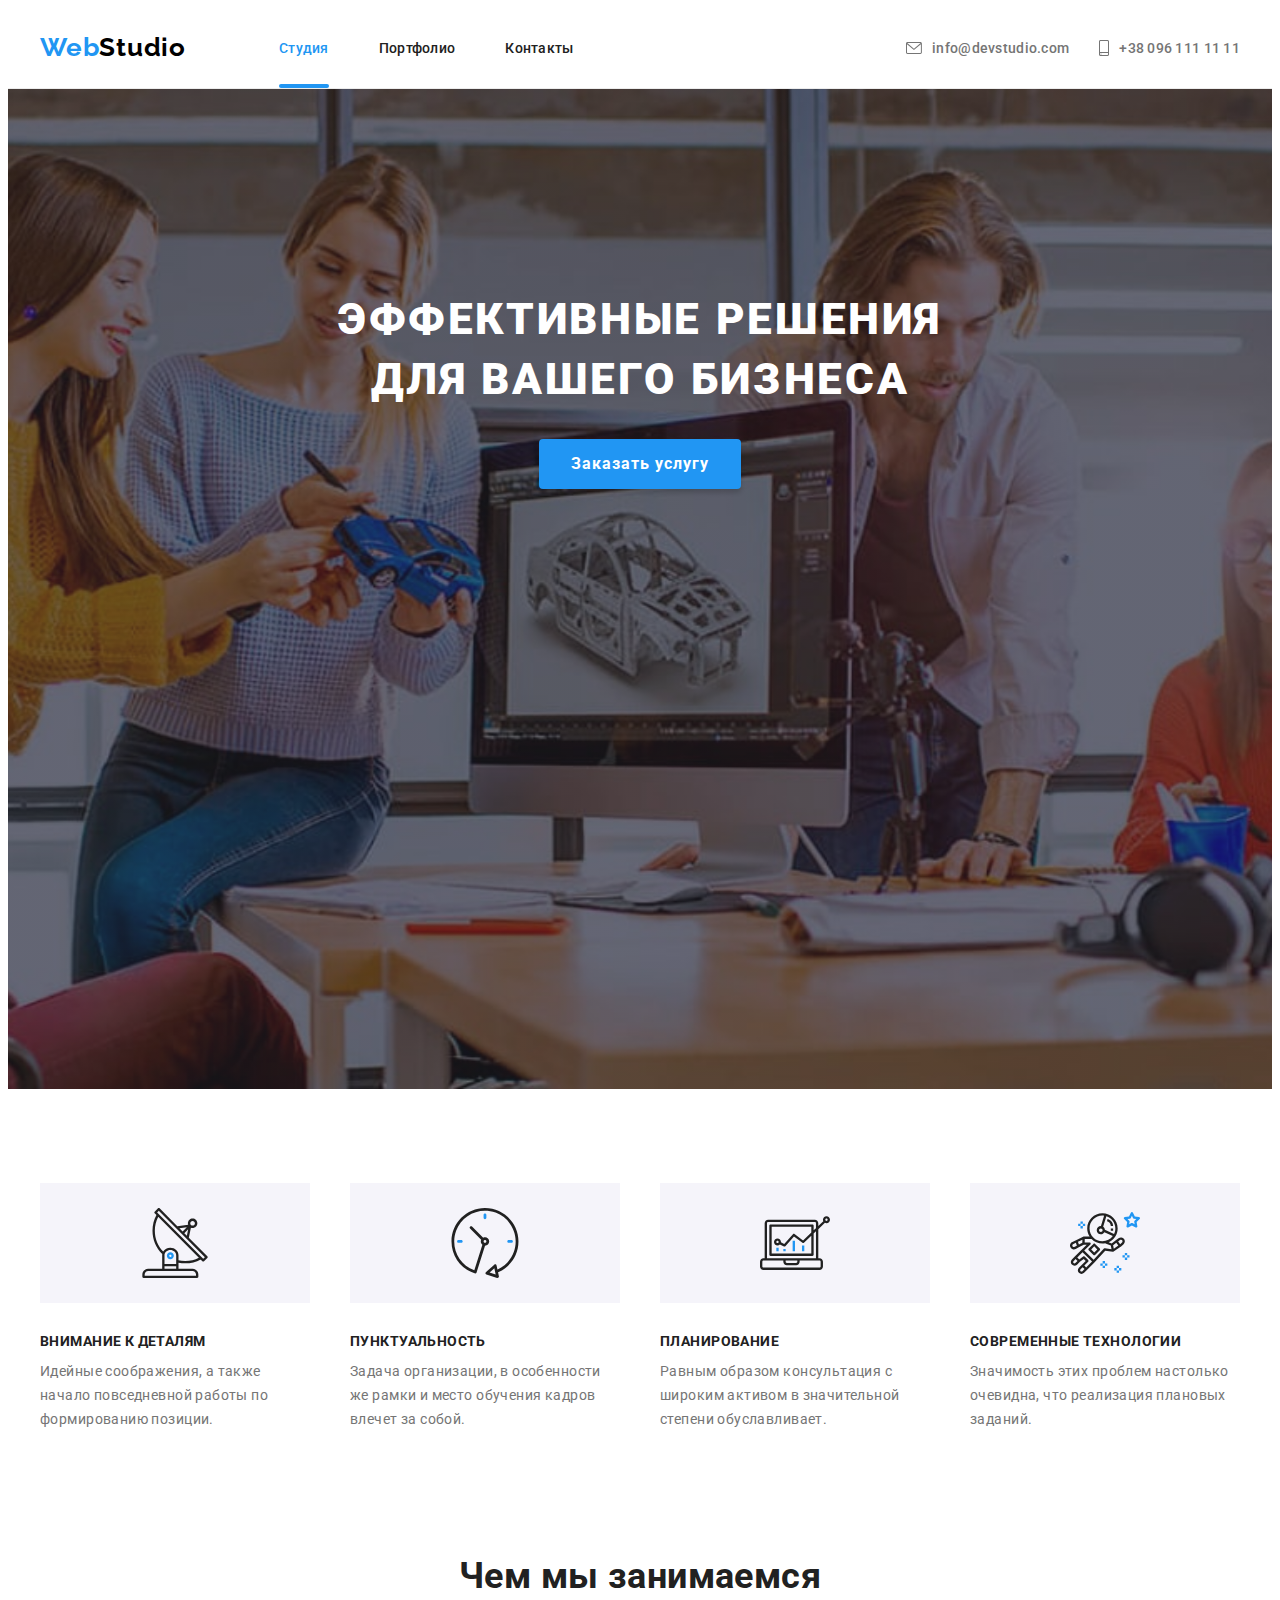
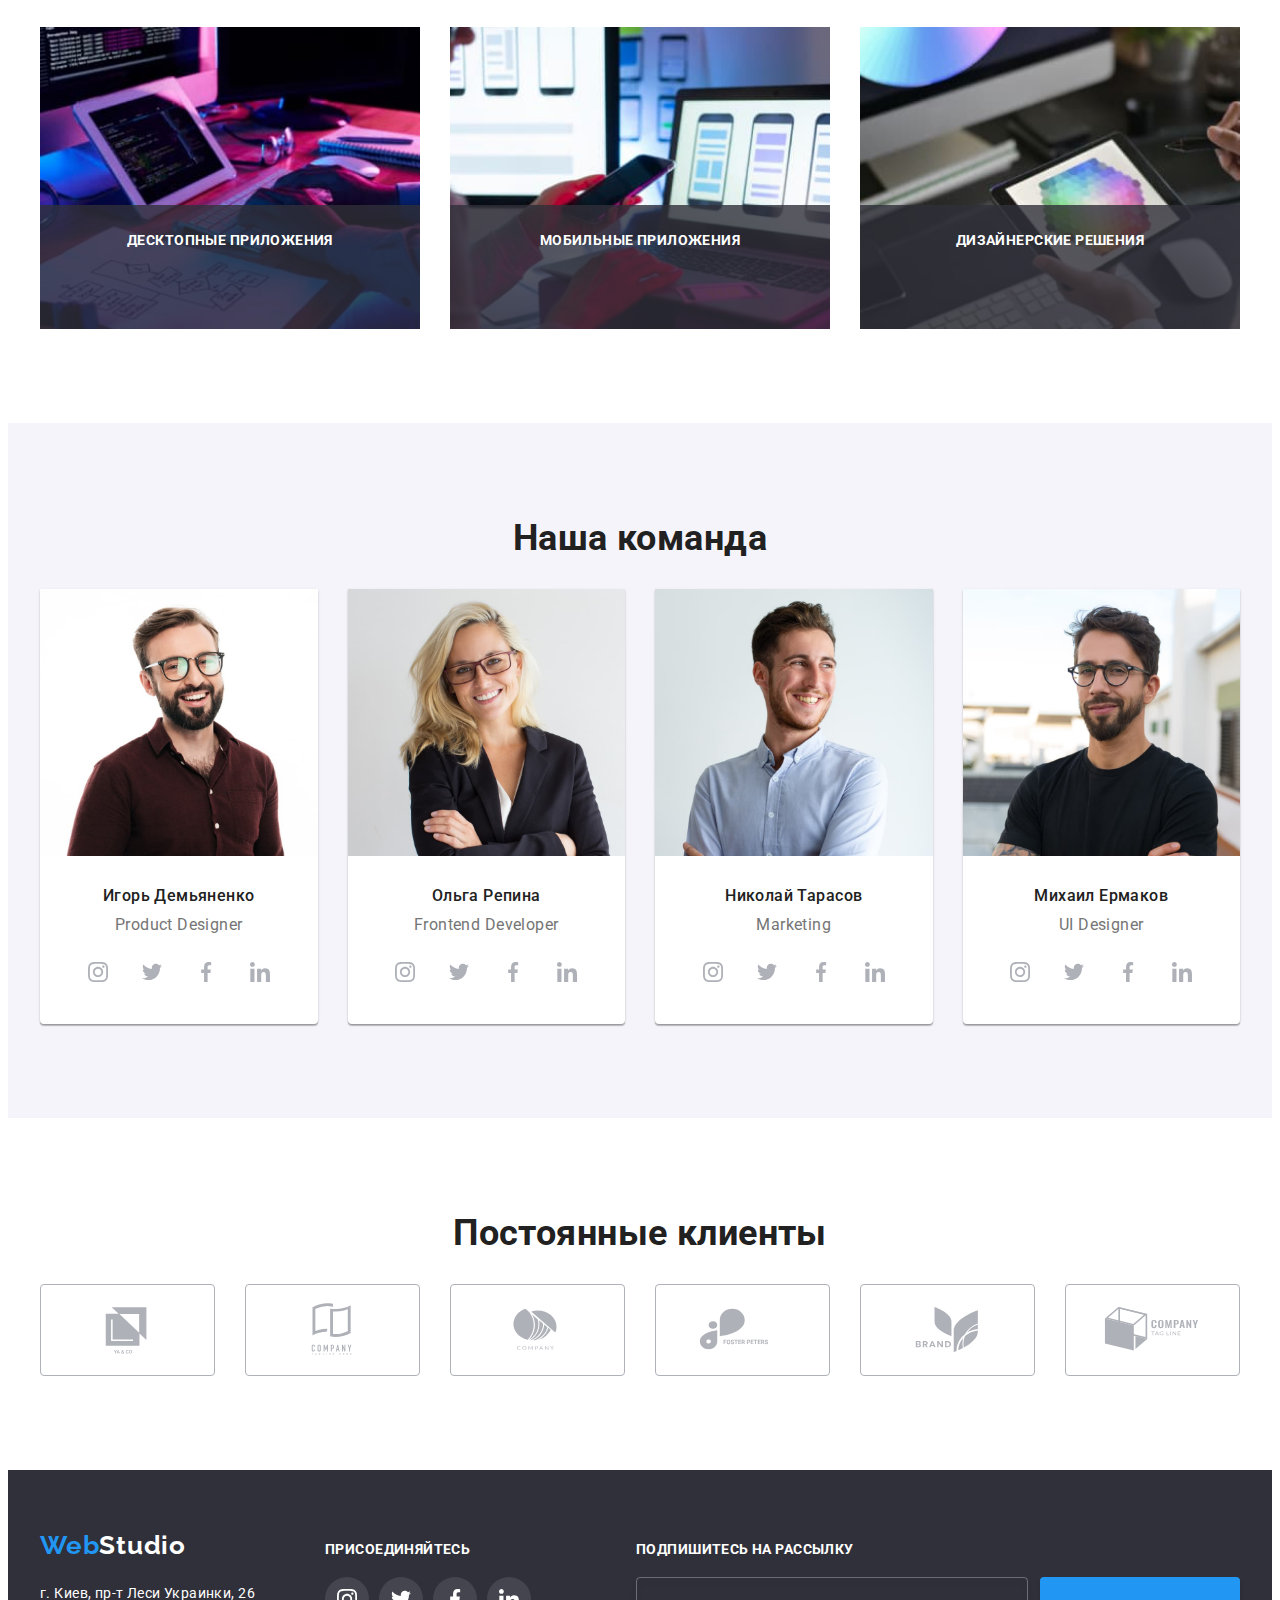
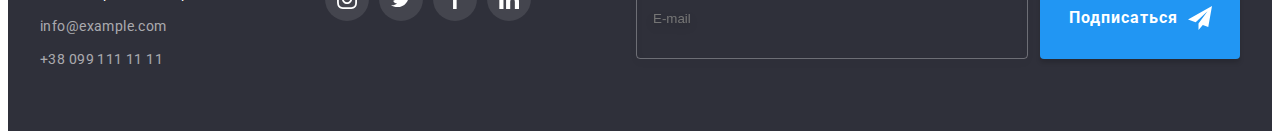
<file: index.html>
<!DOCTYPE html>
<html lang="ru">

<head>
    <meta charset="UTF-8">
    <meta http-equiv="X-UA-Compatible" content="IE=edge">
    <meta name="viewport" content="width=device-width, initial-scale=1.0">
    <title>Вебстудия</title>
    <link rel="preconnect" href="https://fonts.googleapis.com">
    <link rel="preconnect" href="https://fonts.gstatic.com" crossorigin>
    <link href="https://fonts.googleapis.com/css2?family=Raleway:wght@700&family=Roboto:wght@400;500;700;900&display=swap"
        rel="stylesheet">
    <link rel="stylesheet" href="https://cdnjs.cloudflare.com/ajax/libs/modern-normalize/1.1.0/modern-normalize.min.css"
        integrity="sha512-wpPYUAdjBVSE4KJnH1VR1HeZfpl1ub8YT/NKx4PuQ5NmX2tKuGu6U/JRp5y+Y8XG2tV+wKQpNHVUX03MfMFn9Q=="
        crossorigin="anonymous" referrerpolicy="no-referrer" />
    <link rel="stylesheet" href="./css/main.min.css">
</head>

<body>
    <header class="header">
        <div class="container header__container">
            <nav class="nav">
                <a lang="en" class="logo logo--position-in-header" href="">Web<span class="logo logo--header-color">Studio</span></a>
                <ul class="nav__list list">
                    <li class="nav__item"><a href="" class="nav__link current">Студия</a></li>
                    <li class="nav__item"><a href="./portfolio.html" class="nav__link">Портфолио</a></li>
                    <li class="nav__item"><a href="" class="nav__link">Контакты</a></li>
                </ul>
            </nav>
            <ul class="header-contact list">
                <li class="header-contact__item">
                    <a href="mailto:info@devstudio.com" class="header-contact__link">
                        <svg class="header-contact__icon-envelope" width="16" height="12">
                            <use href="./images/icons.svg#envelope"></use>
                        </svg>
                        info@devstudio.com
                    </a>
                </li>
                <li class="header-contact__item">
                    <a href="tel:+380961111111" class="header-contact__link">
                        <svg class="header-contact__icon-smartphone" width="10" height="16">
                            <use href="./images/icons.svg#smartphone"></use>
                        </svg>
                        +38 096 111 11 11
                    </a>
                </li>
            </ul>
            <button type="button" class="menu-open-btn">
                <svg class="menu-open-btn__icon" width="40" height="40">
                    <use href="./images/icons.svg#icon-menu-open"></use>
                </svg>
            </button>
        </div>
        <div class="mob-menu is-hidden">
            <div class="container">
                <div class="mob-menu-top">
                    <button type="button" class="menu-close-btn">
                        <svg class="menu-close-btn__icon" width="40" height="40">
                            <use href="./images/icons.svg#icon-menu-close"></use>
                        </svg>
                    </button>
                    <ul class="mob-menu__list list">
                        <li class="mob-menu__item"><a href="" class="mob-menu__link current">Студия</a></li>
                        <li class="mob-menu__item"><a href="./portfolio.html" class="mob-menu__link">Портфолио</a></li>
                        <li class="mob-menu__item"><a href="" class="mob-menu__link">Контакты</a></li>
                    </ul>
                </div>
                <div class="mob-menu-bottom">
                    <ul class="mob-contact list">
                        <li class="mob-contact__tel">
                            <a href="tel:+380961111111" class="mob-contact__tel-link">
                                +38 096 111 11 11
                            </a>
                        </li>
                        <li class="mob-contact__email">
                            <a href="mailto:info@devstudio.com" class="mob-contact__email-link">
                                info@devstudio.com
                            </a>
                        </li>
                    </ul>
                    <ul class="mob-soc__list list">
                        <li class="mob-soc__item">
                            <a href="" class="mob-soc__link">Instagram</a>
                        </li>
                        <li class="mob-soc__item">
                            <a href="" class="mob-soc__link">Twitter</a>
                        </li>
                        <li class="mob-soc__item">
                            <a href="" class="mob-soc__link">Facebook</a>
                        </li>
                        <li class="mob-soc__item">
                            <a href="" class="mob-soc__link">Linkedln</a>
                        </li>
                    </ul>
                </div>
            </div>
        </div>
    </header>
    
    <main>
        <section class="hero">
            <div class="container">
                <h1 class="hero-title">Эффективные решения для вашего бизнеса</h1>
                <button type="button" class="button button__hero" data-modal-open>Заказать услугу</button>
            </div>
        </section>
        <section class="benefit section">
            <div class="container">
                <h2 class="visually-hidden">Наши преимущества</h2>
                <ul class="benefit__list list">
                    <li class="benefit__item">
                        <div class="benefit__icon-container">
                            <svg class="benefit__icon" width="70" height="70">
                                <use href="./images/icons.svg#antenna"></use>
                            </svg>
                        </div>
                        <h3 class="benefit__title">ВНИМАНИЕ К ДЕТАЛЯМ</h3>
                        <p class="benefit__text">Идейные соображения, а также начало повседневной работы по формированию позиции.</p>
                    </li>
                    <li class="benefit__item">
                        <div class="benefit__icon-container">
                            <svg class="benefit__icon" width="70" height="70">
                                <use href="./images/icons.svg#clock"></use>
                            </svg>
                        </div>
                        <h3 class="benefit__title">ПУНКТУАЛЬНОСТЬ</h3>
                        <p class="benefit__text">Задача организации, в особенности же рамки и место обучения кадров влечет за собой.</p>
                    </li>
                    <li class="benefit__item">
                        <div class="benefit__icon-container">
                            <svg class="benefit__icon" width="70" height="70">
                                <use href="./images/icons.svg#diagram"></use>
                            </svg>
                        </div>
                        <h3 class="benefit__title">ПЛАНИРОВАНИЕ</h3>
                        <p class="benefit__text">Равным образом консультация с широким активом в значительной степени обуславливает.</p>
                    </li>
                    <li class="benefit__item">
                        <div class="benefit__icon-container">
                            <svg class="benefit__icon" width="70" height="70">
                                <use href="./images/icons.svg#astronaut"></use>
                            </svg>
                        </div>
                        <h3 class="benefit__title">СОВРЕМЕННЫЕ ТЕХНОЛОГИИ</h3>
                        <p class="benefit__text">Значимость этих проблем настолько очевидна, что реализация плановых заданий.</p>
                    </li>
                </ul>
            </div>
        </section>
        <section class="work section">
            <div class="container">
                <h2 class="work__title">Чем мы занимаемся</h2>
                <ul class="work__list list">
                    <li class="work__item">
                        <picture>
                            <source srcset="
                                ./images/box-1.jpg 1x,
                                ./images/box-1-2x.jpg 2x
                                " media="(min-width: 1200px)" />
                            <img 
                                src="./images/box-1.jpg" 
                                alt="Руки человека набирают на клавиатуре" 
                            />
                        </picture>
                        <p class="work__text">Десктопные приложения</p>
                    </li>
                    <li class="work__item">
                        <picture>
                            <source srcset="
                                ./images/box-2.jpg 1x,
                                ./images/box-2-2x.jpg 2x
                                " media="(min-width: 1200px)" />
                            <img 
                                src="./images/box-2.jpg" 
                                alt="Девушка держит смартфон в руке" />
                        </picture>
                        <p class="work__text">Мобильные приложения</p>
                    </li>
                    <li class="work__item">
                        <picture>
                            <source srcset="
                                ./images/box-3.jpg 1x,
                                ./images/box-3-2x.jpg 2x
                                " media="(min-width: 1200px)" />
                            <img 
                                src="./images/box-3.jpg" 
                                alt="Девушка держит планшет в руке" />
                        </picture>
                        <p class="work__text">Дизайнерские решения</p>
                    </li>
                </ul>
            </div>
        </section>
        <section class="team section">
            <div class="container">
                <h2 class="team__title">Наша команда</h2>
                <ul class="team__list list">
                    <li class="team__item">
                        <picture>
                            <source
                                srcset="
                                ./images/ihor-demyanenko-desk.jpg 1x,
                                ./images/ihor-demyanenko-desk-2x.jpg 2x
                                "
                                media="(min-width: 1200px)"
                            />
                            <source srcset="
                                ./images/ihor-demyanenko-tab.jpg 1x,
                                ./images/ihor-demyanenko-tab-2x.jpg 2x
                                " 
                                media="(min-width: 768px)" 
                            />
                            <source srcset="
                                ./images/ihor-demyanenko-mob.jpg 1x,
                                ./images/ihor-demyanenko-mob-2x.jpg 2x
                                " 
                                media="(min-width: 320px)" 
                            />
                            <img 
                                src="./images/ihor-demyanenko-desk.jpg" 
                                alt="Фото Игоря Демьяненко" 
                            />
                        </picture>
                        <div class="team__content">
                            <h3 class="team__name">Игорь Демьяненко</h3>
                            <p class="team__profession">Product Designer</p>
                            <ul class="team__socials-list list">
                                <li class="team__socials-item">
                                    <a href="" class="team__socials-link">
                                        <svg class="team__socials-icon" width="20" height="20" >
                                            <use href="./images/icons.svg#instagram"></use>
                                        </svg>
                                    </a>
                                </li>
                                <li class="team__socials-item">
                                    <a href="" class="team__socials-link">
                                        <svg class="team__socials-icon" width="20" height="20">
                                            <use href="./images/icons.svg#twitter"></use>
                                        </svg>
                                    </a>
                                </li>
                                <li class="team__socials-item">
                                    <a href="" class="team__socials-link">
                                        <svg class="team__socials-icon" width="20" height="20">
                                            <use href="./images/icons.svg#facebook"></use>
                                        </svg>
                                    </a>
                                </li>
                                <li class="team__socials-item">
                                    <a href="" class="team__socials-link">
                                        <svg class="team__socials-icon" width="20" height="20">
                                            <use href="./images/icons.svg#linkedin"></use>
                                        </svg>
                                    </a>
                                </li>
                            </ul>
                        </div>
                    </li>
                    <li class="team__item">
                        <picture>
                            <source srcset="
                                ./images/olga-repina-desk.jpg 1x,
                                ./images/olga-repina-desk-2x.jpg 2x
                                " 
                                media="(min-width: 1200px)" />
                            <source srcset="
                                ./images/olga-repina-tab.jpg 1x,
                                ./images/olga-repina-tab-2x.jpg 2x
                                " 
                                media="(min-width: 768px)" />
                            <source srcset="
                                ./images/olga-repina-mob.jpg 1x,
                                ./images/olga-repina-mob-2x.jpg 2x
                                " 
                                media="(min-width: 320px)" />
                            <img 
                                src="./images/olga-repina-desk.jpg" 
                                alt="Фото Ольги Репиной" 
                            />
                        </picture>
                        <div class="team__content">
                            <h3 class="team__name">Ольга Репина</h3>
                            <p class="team__profession">Frontend Developer</p>
                            <ul class="team__socials-list list">
                                <li class="team__socials-item">
                                    <a href="" class="team__socials-link">
                                        <svg class="team__socials-icon" width="20" height="20">
                                            <use href="./images/icons.svg#instagram"></use>
                                        </svg>
                                    </a>
                                </li>
                                <li class="team__socials-item">
                                    <a href="" class="team__socials-link">
                                        <svg class="team__socials-icon" width="20" height="20">
                                            <use href="./images/icons.svg#twitter"></use>
                                        </svg>
                                    </a>
                                </li>
                                <li class="team__socials-item">
                                    <a href="" class="team__socials-link">
                                        <svg class="team__socials-icon" width="20" height="20">
                                            <use href="./images/icons.svg#facebook"></use>
                                        </svg>
                                    </a>
                                </li>
                                <li class="team__socials-item">
                                    <a href="" class="team__socials-link">
                                        <svg class="team__socials-icon" width="20" height="20">
                                            <use href="./images/icons.svg#linkedin"></use>
                                        </svg>
                                    </a>
                                </li>
                            </ul>
                        </div>
                    </li>
                    <li class="team__item">
                        <picture>
                            <source srcset="
                                ./images/nikolay-tarasov-desk.jpg 1x,
                                ./images/nikolay-tarasov-desk-2x.jpg 2x
                                " media="(min-width: 1200px)" />
                            <source srcset="
                                ./images/nikolay-tarasov-tab.jpg 1x,
                                ./images/nikolay-tarasov-tab-2x.jpg 2x
                                " media="(min-width: 768px)" />
                            <source srcset="
                                ./images/nikolay-tarasov-mob.jpg 1x,
                                ./images/nikolay-tarasov-mob-2x.jpg 2x
                                " media="(min-width: 320px)" />
                            <img 
                                src="./images/nikolay-tarasov-desk.jpg" 
                                alt="Фото Николая Тарасова" 
                            />
                        </picture>
                        <div class="team__content">
                            <h3 class="team__name">Николай Тарасов</h3>
                            <p class="team__profession">Marketing</p>
                            <ul class="team__socials-list list">
                                <li class="team__socials-item">
                                    <a href="" class="team__socials-link">
                                        <svg class="team__socials-icon" width="20" height="20">
                                            <use href="./images/icons.svg#instagram"></use>
                                        </svg>
                                    </a>
                                </li>
                                <li class="team__socials-item">
                                    <a href="" class="team__socials-link">
                                        <svg class="team__socials-icon" width="20" height="20">
                                            <use href="./images/icons.svg#twitter"></use>
                                        </svg>
                                    </a>
                                </li>
                                <li class="team__socials-item">
                                    <a href="" class="team__socials-link">
                                        <svg class="team__socials-icon" width="20" height="20">
                                            <use href="./images/icons.svg#facebook"></use>
                                        </svg>
                                    </a>
                                </li>
                                <li class="team__socials-item">
                                    <a href="" class="team__socials-link">
                                        <svg class="team__socials-icon" width="20" height="20">
                                            <use href="./images/icons.svg#linkedin"></use>
                                        </svg>
                                    </a>
                                </li>
                            </ul>
                        </div>
                    </li>
                    <li class="team__item">
                        <picture>
                            <source srcset="
                                ./images/mihail-ermakov-desk.jpg 1x,
                                ./images/mihail-ermakov-desk-2x.jpg 2x
                                " media="(min-width: 1200px)" />
                            <source srcset="
                                ./images/mihail-ermakov-tab.jpg 1x,
                                ./images/mihail-ermakov-tab-2x.jpg 2x
                                " media="(min-width: 768px)" />
                            <source srcset="
                                ./images/mihail-ermakov-mob.jpg 1x,
                                ./images/mihail-ermakov-mob-2x.jpg 2x
                                " media="(min-width: 320px)" />
                            <img 
                                src="./images/mihail-ermakov-desk.jpg" 
                                alt="Фото Михаила Ермакова" 
                            />
                        </picture>
                        <div class="team__content">
                            <h3 class="team__name">Михаил Ермаков</h3>
                            <p class="team__profession">UI Designer</p>
                            <ul class="team__socials-list list">
                                <li class="team__socials-item">
                                    <a href="" class="team__socials-link">
                                        <svg class="team__socials-icon" width="20" height="20">
                                            <use href="./images/icons.svg#instagram"></use>
                                        </svg>
                                    </a>
                                </li>
                                <li class="team__socials-item">
                                    <a href="" class="team__socials-link">
                                        <svg class="team__socials-icon" width="20" height="20">
                                            <use href="./images/icons.svg#twitter"></use>
                                        </svg>
                                    </a>
                                </li>
                                <li class="team__socials-item">
                                    <a href="" class="team__socials-link">
                                        <svg class="team__socials-icon" width="20" height="20">
                                            <use href="./images/icons.svg#facebook"></use>
                                        </svg>
                                    </a>
                                </li>
                                <li class="team__socials-item">
                                    <a href="" class="team__socials-link">
                                        <svg class="team__socials-icon" width="20" height="20">
                                            <use href="./images/icons.svg#linkedin"></use>
                                        </svg>
                                    </a>
                                </li>
                            </ul>
                        </div>
                    </li>
                </ul>
            </div>
        </section>
        <section class="client section">
            <div class="container">
                <h2 class="client__title">Постоянные клиенты</h2>
                <ul class="client__list list">   
                    <li class="client__item">
                        <a href="" class="client__link">
                            <svg class="client__icon" width="106" height="60">
                                <use href="./images/icons.svg#logo-1"></use>
                            </svg>
                        </a>
                    </li>
                    <li class="client__item">
                        <a href="" class="client__link">
                            <svg class="client__icon" width="106" height="60">
                                <use href="./images/icons.svg#logo-2"></use>
                            </svg>
                        </a>
                    </li>
                    <li class="client__item">
                        <a href="" class="client__link">
                            <svg class="client__icon" width="106" height="60">
                                <use href="./images/icons.svg#logo-3"></use>
                            </svg>
                        </a>
                    </li>
                    <li class="client__item">
                        <a href="" class="client__link">
                            <svg class="client__icon" width="106" height="60">
                                <use href="./images/icons.svg#logo-4"></use>
                            </svg>
                        </a>
                    </li>
                    <li class="client__item">
                        <a href="" class="client__link">
                            <svg class="client__icon" width="106" height="60">
                                <use href="./images/icons.svg#logo-5"></use>
                            </svg>
                        </a>
                    </li>
                    <li class="client__item">
                        <a href="" class="client__link">
                            <svg class="client__icon" width="106" height="60">
                                <use href="./images/icons.svg#logo-6"></use>
                            </svg>
                        </a>
                    </li>
                </ul>
            </div>
        </section>
    </main>
    <footer class="footer">
        <div class="container footer__container">
            <div class="footer-first-block">
                <div class="footer-element">
                    <a lang="en" class="logo logo--position-in-footer" href="">Web<span
                            class="logo logo--footer-color">Studio</span></a>
                    <address>
                        <ul class="footer-contact list">
                            <li class="footer-contact__item">
                                <a class="footer-contact__link footer-contact__link--address-color"
                                    href="https://goo.gl/maps/1zXiVKLQnMRJXtYr7" target="_blank" rel="noopener noreferrer nofollow">г.
                                    Киев, пр-т Леси Украинки, 26</a>
                            </li>
                            <li class="footer-contact__item">
                                <a href="mailto:info@example.com" class="footer-contact__link">info@example.com</a>
                            </li>
                            <li class="footer-contact__item">
                                <a href="tel:+380991111111" class="footer-contact__link">+38 099 111 11 11</a>
                            </li>
                        </ul>
                    </address>
                </div>
                <div class="footer-element">
                    <p class="footer-join">присоединяйтесь</p>
                    <ul class="footer-join__social-list list">
                        <li class="footer-join__social-item">
                            <a href="" class="footer-join__social-link">
                                <svg class="footer-join__social-icon" width="20" height="20">
                                    <use href="./images/icons.svg#instagram"></use>
                                </svg>
                            </a>
                        </li>
                        <li class="footer-join__social-item">
                            <a href="" class="footer-join__social-link">
                                <svg class="footer-join__social-icon" width="20" height="20">
                                    <use href="./images/icons.svg#twitter"></use>
                                </svg>
                            </a>
                        </li>
                        <li class="footer-join__social-item">
                            <a href="" class="footer-join__social-link">
                                <svg class="footer-join__social-icon" width="20" height="20">
                                    <use href="./images/icons.svg#facebook"></use>
                                </svg>
                            </a>
                        </li>
                        <li class="footer-join__social-item">
                            <a href="" class="footer-join__social-link">
                                <svg class="footer-join__social-icon" width="20" height="20">
                                    <use href="./images/icons.svg#linkedin"></use>
                                </svg>
                            </a>
                        </li>
                    </ul>
                </div>
            </div>
            
            <div class="footer-second-block">
                <p class="footer-join">Подпишитесь на рассылку</p>
                <div class="footer-join__signup-wrap">
                    <input type="email" name="footer-email" placeholder="E-mail" class="footer-join__input">
                    <button type="submit" class="button button__footer">
                        Подписаться
                        <svg class="button__icon" width="24" height="24">
                            <use href="./images/icons.svg#airplane"></use>
                        </svg>
                    </button>
                </div>
            </div>
        </div>
    </footer>
    <div class="backdrop is-hidden" data-modal>
        <div class="modal">
            <button class="modal__close" type="button" data-modal-close>
                <svg class="modal__close-icon" width="18" height="18">
                    <use href="./images/icons.svg#close"></use>
                </svg>
            </button>
            <p class="modal__title">Оставьте свои данные, мы вам перезвоним</p>
            <form class="modal__form">
                <div class="form-field">
                    <label for="user-name" class="modal__label">Имя</label>
                    <div class="modal__input-wrap">
                        <input type="text" name="user-name" id="user-name" class="modal__input" required>
                        <svg class="modal__icon" width="18" height="18">
                            <use href="./images/icons.svg#modal-person"></use>
                        </svg>
                    </div>
                </div>
                <div class="form-field">
                    <label for="user-tel" class="modal__label">Телефон</label>
                    <div class="modal__input-wrap">
                        <input type="tel" name="user-tel" id="user-tel" class="modal__input" required>
                        <svg class="modal__icon" width="18" height="18">
                            <use href="./images/icons.svg#modal-phone"></use>
                        </svg>
                    </div>
                </div>
                <div class="form-field">
                    <label for="user-email" class="modal__label">Почта</label>
                    <div class="modal__input-wrap">
                        <input type="email" name="user-email" id="user-email" class="modal__input" required>
                        <svg class="modal__icon" width="18" height="18">
                            <use href="./images/icons.svg#modal-email"></use>
                        </svg>
                    </div>
                </div>
                <div class="form-field__comment">
                    <label for="user-comment" class="modal__label">Комментарий</label>
                    <div class="modal__input-wrap">
                        <textarea 
                            name="user-comment" 
                            id="user-comment" 
                            class="modal__textarea" 
                            placeholder="Введите текст"
                        ></textarea>
                    </div>
                </div>
                <div class="form-field__check">
                    <input type="checkbox" name="modal-check" id="modal-check" class="modal__check visually-hidden" required>
                    <label for="modal-check" class="modal__check-text">
                        <span>
                            <svg class="modal__check-icon" width="16" height="15">
                                <use href="./images/icons.svg#icon-check"></use>
                            </svg>
                        </span>
                        Соглашаюсь с рассылкой и принимаю
                        <a class="modal__check-agreement" 
                            href="">
                            Условия договора
                        </a>
                    </label>
                </div>
                <button type="submit" class="button button__modal">Отправить</button>
            </form>
        </div>
    </div>
    <script src="./js/modal.js"></script>
    <script src="./js/menu.js"></script>
</body>

</html>
</file>
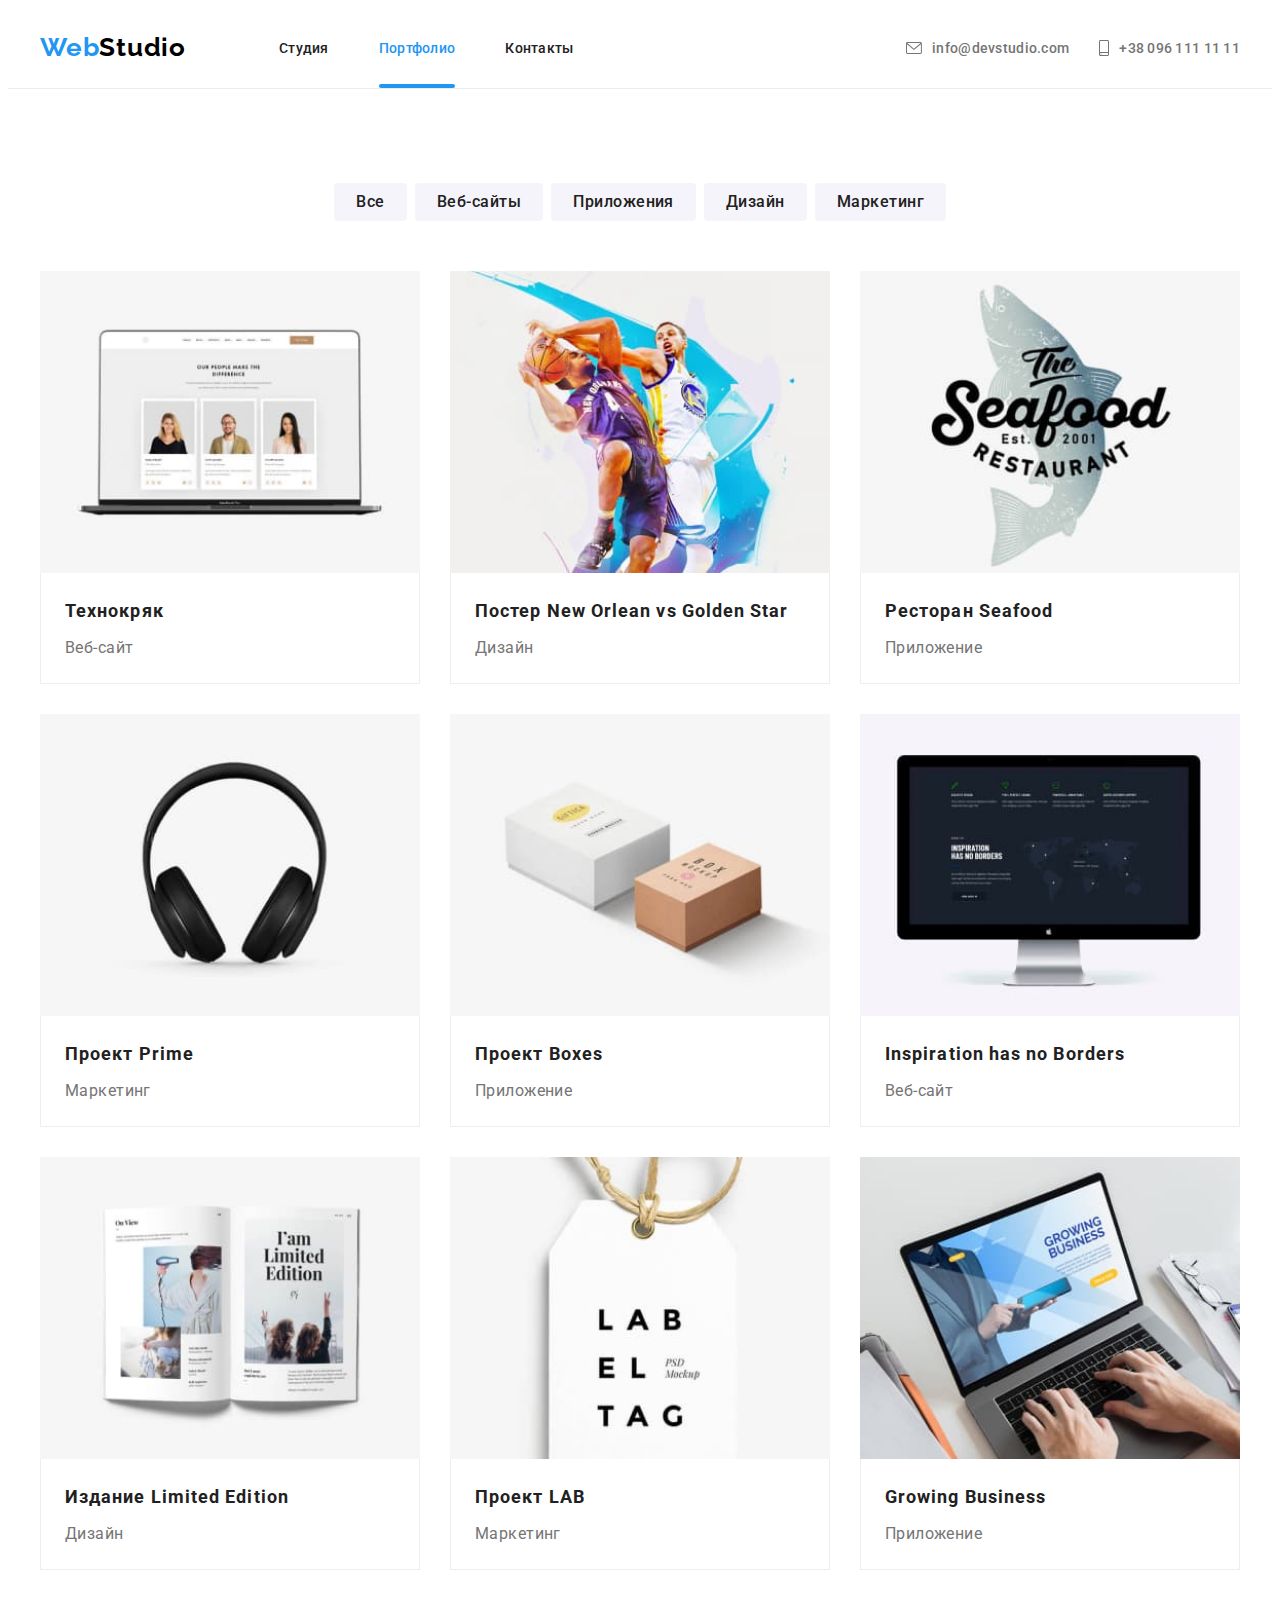
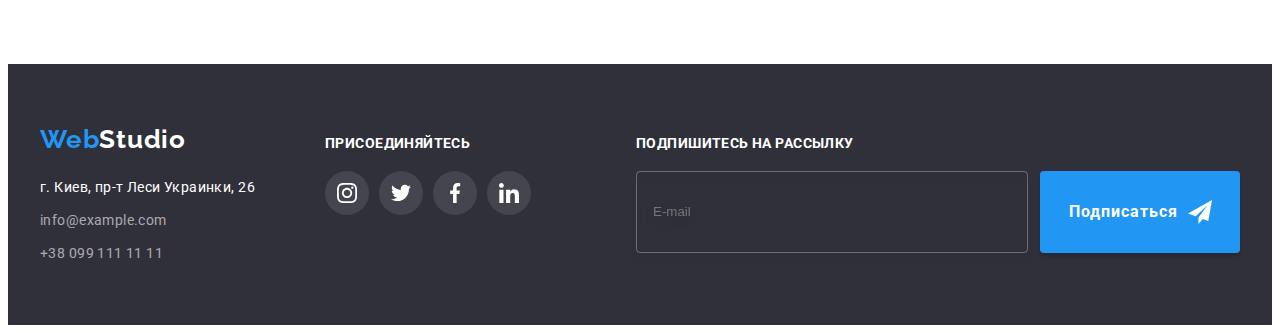
<file: portfolio.html>
<!DOCTYPE html>
<html lang="ru">

<head>
    <meta charset="UTF-8">
    <meta http-equiv="X-UA-Compatible" content="IE=edge">
    <meta name="viewport" content="width=device-width, initial-scale=1.0">
    <title>Вебстудия</title>
    <link rel="preconnect" href="https://fonts.googleapis.com">
    <link rel="preconnect" href="https://fonts.gstatic.com" crossorigin>
    <link
        href="https://fonts.googleapis.com/css2?family=Raleway:wght@700&family=Roboto:wght@400;500;700;900&display=swap"
        rel="stylesheet">
    <link rel="stylesheet" href="https://cdnjs.cloudflare.com/ajax/libs/modern-normalize/1.1.0/modern-normalize.min.css"
        integrity="sha512-wpPYUAdjBVSE4KJnH1VR1HeZfpl1ub8YT/NKx4PuQ5NmX2tKuGu6U/JRp5y+Y8XG2tV+wKQpNHVUX03MfMFn9Q=="
        crossorigin="anonymous" referrerpolicy="no-referrer" />
    <link rel="stylesheet" href="./css/main.min.css">
</head>

<body>
    <header class="header">
        <div class="container header__container">
            <nav class="nav">
                <a lang="en" class="logo logo--position-in-header" href="">Web<span
                        class="logo logo--header-color">Studio</span></a>
                <ul class="nav__list list">
                    <li class="nav__item"><a href="./index.html" class="nav__link">Студия</a></li>
                    <li class="nav__item"><a href="" class="nav__link current">Портфолио</a></li>
                    <li class="nav__item"><a href="" class="nav__link">Контакты</a></li>
                </ul>
            </nav>
            <ul class="header-contact list">
                <li class="header-contact__item">
                    <a href="mailto:info@devstudio.com" class="header-contact__link">
                        <svg class="header-contact__icon-envelope" width="16" height="12">
                            <use href="./images/icons.svg#envelope"></use>
                        </svg>
                        info@devstudio.com
                    </a>
                </li>
                <li class="header-contact__item">
                    <a href="tel:+380961111111" class="header-contact__link">
                        <svg class="header-contact__icon-smartphone" width="10" height="16">
                            <use href="./images/icons.svg#smartphone"></use>
                        </svg>
                        +38 096 111 11 11
                    </a>
                </li>
            </ul>
            <button type="button" class="menu-open-btn">
                <svg class="menu-open-btn__icon" width="40" height="40">
                    <use href="./images/icons.svg#icon-menu-open"></use>
                </svg>
            </button>
        </div>
        <div class="mob-menu is-hidden">
            <div class="container">
                <div class="mob-menu-top">
                    <button type="button" class="menu-close-btn">
                        <svg class="menu-close-btn__icon" width="40" height="40">
                            <use href="./images/icons.svg#icon-menu-close"></use>
                        </svg>
                    </button>
                    <ul class="mob-menu__list list">
                        <li class="mob-menu__item"><a href="./index.html" class="mob-menu__link">Студия</a></li>
                        <li class="mob-menu__item"><a href="" class="mob-menu__link current">Портфолио</a></li>
                        <li class="mob-menu__item"><a href="" class="mob-menu__link">Контакты</a></li>
                    </ul>
                </div>
                <div class="mob-menu-bottom">
                    <ul class="mob-contact list">
                        <li class="mob-contact__tel">
                            <a href="tel:+380961111111" class="mob-contact__tel-link">
                                +38 096 111 11 11
                            </a>
                        </li>
                        <li class="mob-contact__email">
                            <a href="mailto:info@devstudio.com" class="mob-contact__email-link">
                                info@devstudio.com
                            </a>
                        </li>
                    </ul>
                    <ul class="mob-soc__list list">
                        <li class="mob-soc__item">
                            <a href="" class="mob-soc__link">Instagram</a>
                        </li>
                        <li class="mob-soc__item">
                            <a href="" class="mob-soc__link">Twitter</a>
                        </li>
                        <li class="mob-soc__item">
                            <a href="" class="mob-soc__link">Facebook</a>
                        </li>
                        <li class="mob-soc__item">
                            <a href="" class="mob-soc__link">Linkedln</a>
                        </li>
                    </ul>
                </div>
            </div>
        </div>
    </header>
    <main>
        <section class="portfolio">
            <div class="container">
                <h1 class="visually-hidden">Портфолио</h1>
                <ul class="portfolio__button-list list">
                    <li class="portfolio__btn-item"><button type="button" class="button__portfolio current-btn">Все</button></li>
                    <li class="portfolio__btn-item"><button type="button" class="button__portfolio">Веб-сайты</button></li>
                    <li class="portfolio__btn-item"><button type="button" class="button__portfolio">Приложения</button></li>
                    <li class="portfolio__btn-item"><button type="button" class="button__portfolio">Дизайн</button></li>
                    <li class="portfolio__btn-item"><button type="button" class="button__portfolio">Маркетинг</button></li>
                </ul> 
                <ul class="portfolio__list list">
                    <li class="portfolio__item">
                        <a href="" class="portfolio__link">
                            <div class="portfolio__wrap">
                                <picture>
                                    <source srcset="
                                        ./images/portfolio-1-desk.jpg 1x,
                                        ./images/portfolio-1-desk-2x.jpg 2x
                                        " media="(min-width: 1200px)" />
                                    <source srcset="
                                        ./images/portfolio-1-tab.jpg 1x,
                                        ./images/portfolio-1-tab-2x.jpg 2x
                                        " media="(min-width: 768px)" />
                                    <source srcset="
                                        ./images/portfolio-1-mob.jpg 1x,
                                        ./images/portfolio-1-mob-2x.jpg 2x
                                        " media="(min-width: 320px)" />
                                    <img 
                                        src="./images/portfolio-1-desk.jpg" 
                                        alt="Страница сайта на ноутбуке" 
                                    />
                                </picture>
                                <p class="portfolio__top-text">
                                    Технокряк это современная площадка распространения коронавируса. Компании используют эту платформу для цифрового
                                    шпионажа и атак на защищённые сервера конкурентов.
                                </p>
                            </div>
                            <div class="portfolio__text">
                                <h2 class="portfolio__title">Технокряк</h2>
                                <p class="portfolio__type">Веб-сайт</p>
                            </div>
                        </a>
                    </li>
                    <li class="portfolio__item">
                        <a href="" class="portfolio__link">
                            <div class="portfolio__wrap">
                                <picture>
                                    <source srcset="
                                        ./images/portfolio-2-desk.jpg 1x,
                                        ./images/portfolio-2-desk-2x.jpg 2x
                                        " media="(min-width: 1200px)" />
                                    <source srcset="
                                        ./images/portfolio-2-tab.jpg 1x,
                                        ./images/portfolio-2-tab-2x.jpg 2x
                                        " media="(min-width: 768px)" />
                                    <source srcset="
                                        ./images/portfolio-2-mob.jpg 1x,
                                        ./images/portfolio-2-mob-2x.jpg 2x
                                        " media="(min-width: 320px)" />
                                    <img 
                                        src="./images/portfolio-2-desk.jpg" 
                                        alt="Два игрока баскетбольных команд" 
                                    />
                                </picture>
                                <p class="portfolio__top-text">
                                    Технокряк это современная площадка распространения коронавируса. Компании используют эту платформу для цифрового
                                    шпионажа и атак на защищённые сервера конкурентов.
                                </p>
                            </div>
                            <div class="portfolio__text">
                                <h2 class="portfolio__title">Постер New Orlean vs Golden Star</h2>
                                <p class="portfolio__type">Дизайн</p>
                            </div>
                        </a>
                    </li>
                    <li class="portfolio__item">
                        <a href="" class="portfolio__link">
                            <div class="portfolio__wrap">
                                <picture>
                                    <source srcset="
                                        ./images/portfolio-3-desk.jpg 1x,
                                        ./images/portfolio-3-desk-2x.jpg 2x
                                        " media="(min-width: 1200px)" />
                                    <source srcset="
                                        ./images/portfolio-3-tab.jpg 1x,
                                        ./images/portfolio-3-tab-2x.jpg 2x
                                        " media="(min-width: 768px)" />
                                    <source srcset="
                                        ./images/portfolio-3-mob.jpg 1x,
                                        ./images/portfolio-3-mob-2x.jpg 2x
                                        " media="(min-width: 320px)" />
                                    <img 
                                        src="./images/portfolio-3-desk.jpg" 
                                        alt="Логотип ресторана" 
                                    />
                                </picture>
                                <p class="portfolio__top-text">
                                    Технокряк это современная площадка распространения коронавируса. Компании используют эту платформу для цифрового
                                    шпионажа и атак на защищённые сервера конкурентов.
                                </p>
                            </div>
                            <div class="portfolio__text">
                                <h2 class="portfolio__title">Ресторан Seafood</h2>
                                <p class="portfolio__type">Приложение</p>
                            </div>
                        </a>
                    </li>
                    <li class="portfolio__item">
                        <a href="" class="portfolio__link">
                            <div class="portfolio__wrap">
                                <picture>
                                    <source srcset="
                                        ./images/portfolio-4-desk.jpg 1x,
                                        ./images/portfolio-4-desk-2x.jpg 2x
                                        " media="(min-width: 1200px)" />
                                    <source srcset="
                                        ./images/portfolio-4-tab.jpg 1x,
                                        ./images/portfolio-4-tab-2x.jpg 2x
                                        " media="(min-width: 768px)" />
                                    <source srcset="
                                        ./images/portfolio-4-mob.jpg 1x,
                                        ./images/portfolio-4-mob-2x.jpg 2x
                                        " media="(min-width: 320px)" />
                                    <img 
                                        src="./images/portfolio-4-desk.jpg" 
                                        alt="Наушники" 
                                    />
                                </picture>
                                <p class="portfolio__top-text">
                                    Технокряк это современная площадка распространения коронавируса. Компании используют эту платформу для цифрового
                                    шпионажа и атак на защищённые сервера конкурентов.
                                </p>
                            </div>
                            <div class="portfolio__text">
                                <h2 class="portfolio__title">Проект Prime</h2>
                                <p class="portfolio__type">Маркетинг</p>
                            </div>
                        </a>
                    </li>
                    <li class="portfolio__item">
                        <a href="" class="portfolio__link">
                            <div class="portfolio__wrap">
                                <picture>
                                    <source srcset="
                                        ./images/portfolio-5-desk.jpg 1x,
                                        ./images/portfolio-5-desk-2x.jpg 2x
                                        " media="(min-width: 1200px)" />
                                    <source srcset="
                                        ./images/portfolio-5-tab.jpg 1x,
                                        ./images/portfolio-5-tab-2x.jpg 2x
                                        " media="(min-width: 768px)" />
                                    <source srcset="
                                        ./images/portfolio-5-mob.jpg 1x,
                                        ./images/portfolio-5-mob-2x.jpg 2x
                                        " media="(min-width: 320px)" />
                                    <img 
                                        src="./images/portfolio-5-desk.jpg" 
                                        alt="Две коробки" 
                                    />
                                </picture>
                                <p class="portfolio__top-text">
                                    Технокряк это современная площадка распространения коронавируса. Компании используют эту платформу для цифрового
                                    шпионажа и атак на защищённые сервера конкурентов.
                                </p>
                            </div>
                            <div class="portfolio__text">
                                <h2 class="portfolio__title">Проект Boxes</h2>
                                <p class="portfolio__type">Приложение</p>
                            </div>
                        </a>
                    </li>
                    <li class="portfolio__item">
                        <a href="" class="portfolio__link">
                            <div class="portfolio__wrap">
                                <picture>
                                    <source srcset="
                                        ./images/portfolio-6-desk.jpg 1x,
                                        ./images/portfolio-6-desk-2x.jpg 2x
                                        " media="(min-width: 1200px)" />
                                    <source srcset="
                                        ./images/portfolio-6-tab.jpg 1x,
                                        ./images/portfolio-6-tab-2x.jpg 2x
                                        " media="(min-width: 768px)" />
                                    <source srcset="
                                        ./images/portfolio-6-mob.jpg 1x,
                                        ./images/portfolio-6-mob-2x.jpg 2x
                                        " media="(min-width: 320px)" />
                                    <img 
                                        src="./images/portfolio-6-desk.jpg" 
                                        alt="Монитор" 
                                    />
                                </picture>
                                <p class="portfolio__top-text">
                                    Технокряк это современная площадка распространения коронавируса. Компании используют эту платформу для цифрового
                                    шпионажа и атак на защищённые сервера конкурентов.
                                </p>
                            </div>
                            <div class="portfolio__text">
                                <h2 class="portfolio__title">Inspiration has no Borders</h2>
                                <p class="portfolio__type">Веб-сайт</p>
                            </div>
                        </a>
                    </li>
                    <li class="portfolio__item">
                        <a href="" class="portfolio__link">
                            <div class="portfolio__wrap">
                                <picture>
                                    <source srcset="
                                        ./images/portfolio-7-desk.jpg 1x,
                                        ./images/portfolio-7-desk-2x.jpg 2x
                                        " media="(min-width: 1200px)" />
                                    <source srcset="
                                        ./images/portfolio-7-tab.jpg 1x,
                                        ./images/portfolio-7-tab-2x.jpg 2x
                                        " media="(min-width: 768px)" />
                                    <source srcset="
                                        ./images/portfolio-7-mob.jpg 1x,
                                        ./images/portfolio-7-mob-2x.jpg 2x
                                        " media="(min-width: 320px)" />
                                    <img 
                                        src="./images/portfolio-7-desk.jpg" 
                                        alt="Журнал" 
                                    />
                                </picture>
                                <p class="portfolio__top-text">
                                    Технокряк это современная площадка распространения коронавируса. Компании используют эту платформу для цифрового
                                    шпионажа и атак на защищённые сервера конкурентов.
                                </p>
                            </div>
                            <div class="portfolio__text">
                                <h2 class="portfolio__title">Издание Limited Edition</h2>
                                <p class="portfolio__type">Дизайн</p>
                            </div>
                        </a>
                    </li>
                    <li class="portfolio__item">
                        <a href="" class="portfolio__link">
                            <div class="portfolio__wrap">
                                <picture>
                                    <source srcset="
                                        ./images/portfolio-8-desk.jpg 1x,
                                        ./images/portfolio-8-desk-2x.jpg 2x
                                        " media="(min-width: 1200px)" />
                                    <source srcset="
                                        ./images/portfolio-8-tab.jpg 1x,
                                        ./images/portfolio-8-tab-2x.jpg 2x
                                        " media="(min-width: 768px)" />
                                    <source srcset="
                                        ./images/portfolio-8-mob.jpg 1x,
                                        ./images/portfolio-8-mob-2x.jpg 2x
                                        " media="(min-width: 320px)" />
                                    <img 
                                        src="./images/portfolio-8-desk.jpg" 
                                        alt="Ярлык" 
                                    />
                                </picture>
                                <p class="portfolio__top-text">
                                    Технокряк это современная площадка распространения коронавируса. Компании используют эту платформу для цифрового
                                    шпионажа и атак на защищённые сервера конкурентов.
                                </p>
                            </div>
                            <div class="portfolio__text">
                                <h2 class="portfolio__title">Проект LAB</h2>
                                <p class="portfolio__type">Маркетинг</p>
                            </div>
                        </a>
                    </li>
                    <li class="portfolio__item">
                        <a href="" class="portfolio__link">
                            <div class="portfolio__wrap">
                                <picture>
                                    <source srcset="
                                        ./images/portfolio-9-desk.jpg 1x,
                                        ./images/portfolio-9-desk-2x.jpg 2x
                                        " media="(min-width: 1200px)" />
                                    <source srcset="
                                        ./images/portfolio-9-tab.jpg 1x,
                                        ./images/portfolio-9-tab-2x.jpg 2x
                                        " media="(min-width: 768px)" />
                                    <source srcset="
                                        ./images/portfolio-9-mob.jpg 1x,
                                        ./images/portfolio-9-mob-2x.jpg 2x
                                        " media="(min-width: 320px)" />
                                    <img 
                                        src="./images/portfolio-9-desk.jpg" 
                                        alt="Ноутбук" 
                                    />
                                </picture>
                                <p class="portfolio__top-text">
                                    Технокряк это современная площадка распространения коронавируса. Компании используют эту платформу для цифрового
                                    шпионажа и атак на защищённые сервера конкурентов.
                                </p>
                            </div>
                            <div class="portfolio__text">
                                <h2 class="portfolio__title">Growing Business</h2>
                                <p class="portfolio__type">Приложение</p>
                            </div>
                        </a>
                    </li>
                </ul>
            </div>
        </section>
    </main>
    <footer class="footer">
        <div class="container footer__container">
            <div class="footer-first-block">
                <div class="footer-element">
                    <a lang="en" class="logo logo--position-in-footer" href="">Web<span
                            class="logo logo--footer-color">Studio</span></a>
                    <address>
                        <ul class="footer-contact list">
                            <li class="footer-contact__item">
                                <a class="footer-contact__link footer-contact__link--address-color"
                                    href="https://goo.gl/maps/1zXiVKLQnMRJXtYr7" target="_blank"
                                    rel="noopener noreferrer nofollow">г.
                                    Киев, пр-т Леси Украинки, 26</a>
                            </li>
                            <li class="footer-contact__item">
                                <a href="mailto:info@example.com" class="footer-contact__link">info@example.com</a>
                            </li>
                            <li class="footer-contact__item">
                                <a href="tel:+380991111111" class="footer-contact__link">+38 099 111 11 11</a>
                            </li>
                        </ul>
                    </address>
                </div>
                <div class="footer-element">
                    <p class="footer-join">присоединяйтесь</p>
                    <ul class="footer-join__social-list list">
                        <li class="footer-join__social-item">
                            <a href="" class="footer-join__social-link">
                                <svg class="footer-join__social-icon" width="20" height="20">
                                    <use href="./images/icons.svg#instagram"></use>
                                </svg>
                            </a>
                        </li>
                        <li class="footer-join__social-item">
                            <a href="" class="footer-join__social-link">
                                <svg class="footer-join__social-icon" width="20" height="20">
                                    <use href="./images/icons.svg#twitter"></use>
                                </svg>
                            </a>
                        </li>
                        <li class="footer-join__social-item">
                            <a href="" class="footer-join__social-link">
                                <svg class="footer-join__social-icon" width="20" height="20">
                                    <use href="./images/icons.svg#facebook"></use>
                                </svg>
                            </a>
                        </li>
                        <li class="footer-join__social-item">
                            <a href="" class="footer-join__social-link">
                                <svg class="footer-join__social-icon" width="20" height="20">
                                    <use href="./images/icons.svg#linkedin"></use>
                                </svg>
                            </a>
                        </li>
                    </ul>
                </div>
            </div>
    
            <div class="footer-second-block">
                <p class="footer-join">Подпишитесь на рассылку</p>
                <div class="footer-join__signup-wrap">
                    <input type="email" name="footer-email" placeholder="E-mail" class="footer-join__input">
                    <button type="submit" class="button button__footer">
                        Подписаться
                        <svg class="button__icon" width="24" height="24">
                            <use href="./images/icons.svg#airplane"></use>
                        </svg>
                    </button>
                </div>
            </div>
        </div>
    </footer>
    <script src="./js/menu.js"></script>
</body>
    
</html>
</file>
<file: css/main.min.css>
body{font-family:'Roboto', sans-serif;font-size:14px;letter-spacing:0.03em;color:#212121;background-color:var(--white-color)}a{text-decoration:none}.list{list-style:none}h1,h2,h3,p{margin:0}img{display:block;max-width:100%;width:100%;height:auto}ul{padding:0;margin:0}.visually-hidden{position:absolute;white-space:nowrap;width:1px;height:1px;overflow:hidden;border:0;padding:0;clip:rect(0 0 0 0);clip-path:inset(50%);margin:-1px}.work__title,.team__title,.client__title{margin-bottom:30px;font-weight:700;font-size:28px;line-height:calc(33 / 28);text-align:center}@media screen and (min-width: 1200px){.work__title,.team__title,.client__title{font-weight:700;font-size:36px;line-height:calc(42 / 36);text-align:center}}.container{margin:0 auto;width:100%;padding-left:15px;padding-right:15px}@media screen and (min-width: 480px){.container{width:480px}}@media screen and (min-width: 768px){.container{width:768px}}@media screen and (min-width: 1200px){.container{width:1200px}}.section{padding-top:60px;padding-bottom:60px}@media screen and (min-width: 1200px){.section{padding-top:94px;padding-bottom:94px}}.logo{font-family:'Raleway', sans-serif;font-size:24px;font-weight:700;line-height:1.16667;letter-spacing:.03em;color:#2196f3}@media screen and (min-width: 1200px){.logo{font-size:26px;font-weight:700;line-height:1.19231;letter-spacing:.03em}}.logo--position-in-header{padding-top:16px;padding-bottom:16px}@media screen and (min-width: 768px){.logo--position-in-header{padding-top:26px;padding-bottom:26px;margin-right:88px}}@media screen and (min-width: 1200px){.logo--position-in-header{padding-top:24px;padding-bottom:25px;margin-right:93px}}.logo--position-in-footer{display:block;margin-bottom:20px}@media screen and (max-width: 1199px){.logo--position-in-footer{margin:0 auto 20 auto;text-align:center}}.logo--header-color{color:#000}.logo--footer-color{color:#fff}.button,.button__hero,.button__footer,.button__modal{transition:background-color 250ms cubic-bezier(0.4, 0, 0.2, 1);padding:10px 32px;min-width:200px;font-family:inherit;font-size:16px;font-weight:700;line-height:1.875;letter-spacing:.06em;cursor:pointer;color:#fff;background-color:#2196f3;box-shadow:0px 4px 4px rgba(0,0,0,0.15);border-radius:4px;border:none}.button:hover,.button__hero:hover,.button__footer:hover,.button__modal:hover,.button:focus,.button__hero:focus,.button__footer:focus,.button__modal:focus{background-color:#188ce8;box-shadow:0px 4px 4px rgba(0,0,0,0.15);border-radius:4px;border:none}.button__hero{display:inline-block}.button__footer{display:flex;align-items:center;justify-content:space-between;padding:10px 28px 10px 29px;margin-left:auto;margin-right:auto}.button__icon{fill:#fff}.button__modal{display:block;margin-left:auto;margin-right:auto;text-align:center}.backdrop{transition:opacity 400ms, visibility 400ms;position:fixed;top:0;width:100vw;height:100vh;background-color:rgba(0,0,0,0.2)}.is-hidden{opacity:0;pointer-events:none;visibility:hidden}.backdrop.is-hidden .modal{transform:translate(-50%, -50%) scale(0.3)}.modal{position:absolute;top:50%;left:50%;transition:transform 250ms cubic-bezier(0.4, 0, 0.2, 1);transform:translate(-50%, -50%) scale(1);min-height:581px;width:100%;padding:40px;box-shadow:0px 1px 3px rgba(0,0,0,0.12),0px 1px 1px rgba(0,0,0,0.14),0px 2px 1px rgba(0,0,0,0.2);border-radius:4px;background-color:#fff}@media screen and (min-width: 480px){.modal{width:450px}}@media screen and (min-width: 1200px){.modal{width:528px}}.modal__close{position:absolute;top:8px;right:8px;display:flex;align-items:center;justify-content:center;width:30px;height:30px;cursor:pointer;border-radius:50%;border:1px solid rgba(0,0,0,0.1);background-color:#fff}.modal__title{margin-bottom:12px;font-size:20px;font-weight:700;line-height:1.15;text-align:center}.form-field{margin-bottom:10px}.form-field__comment{margin-bottom:20px}.form-field__check{margin-bottom:30px}.modal__input-wrap{position:relative}.modal__input{transition:border 250ms cubic-bezier(0.4, 0, 0.2, 1);margin:0;padding:12px;padding-left:42px;height:40px;width:100%;border:1px solid rgba(33,33,33,0.2);border-radius:4px;outline:none;cursor:pointer}.modal__input:hover,.modal__input:focus{border:1px solid #2196f3}.modal__label{display:block;margin:0;padding:0;margin-bottom:4px;font-size:12px;line-height:1.16667;letter-spacing:.01em;color:#757575}.modal__icon{position:absolute;left:12px;top:50%;transform:translateY(-50%);transition:fill 250ms cubic-bezier(0.4, 0, 0.2, 1)}.modal__input:focus+.modal__icon,.modal__input:hover+.modal__icon{fill:#2196f3}.modal__textarea{transition:border 250ms cubic-bezier(0.4, 0, 0.2, 1);padding:12px 16px;height:120px;width:100%;border:1px solid rgba(33,33,33,0.2);border-radius:4px;resize:none;outline:none}.modal__textarea::placeholder{font-size:14px;line-height:1.14286;letter-spacing:.01em;color:rgba(117,117,117,0.5)}.modal__textarea:hover,.modal__textarea:focus{border:1px solid #2196f3}.modal__check-icon{fill:transparent}.modal__check-text{display:flex;align-items:center;justify-content:center;font-size:12px;line-height:1.16667;color:#757575}@media screen and (min-width: 1200px){.modal__check-text{font-size:14px;line-height:1.71429}}.modal__check:checked+.modal__check-text>span{background-color:#2196f3;border:none}.modal__check-text span{width:16px;height:15px;border:2px solid #000000;border-radius:2px;margin-right:7px;display:flex;align-items:center;justify-content:center}.modal__check-agreement{margin-left:4px;text-decoration:underline;color:#2196f3}.header{font-size:14px;font-weight:500;line-height:1.14286;letter-spacing:.02em;border-bottom:1px solid #ececec}.header__container{display:flex;align-items:center;justify-content:flex-start}.nav{display:flex;align-items:center;justify-content:flex-start}.nav__list{display:none}@media screen and (min-width: 768px){.nav__list{display:flex;align-items:center;justify-content:flex-start}}.nav__item+.nav__item{margin-left:50px}.nav__link{position:relative;transition:color 250ms cubic-bezier(0.4, 0, 0.2, 1);padding-top:32px;padding-bottom:32px;color:#212121}.nav__link:hover,.nav__link:focus{color:#2196f3}.nav__link.current::after{position:absolute;left:0;bottom:0;transition:background-color 250ms cubic-bezier(0.4, 0, 0.2, 1);content:'';display:block;width:100%;height:4px;border-radius:2px;background-color:#2196f3}.header-contact{margin-left:auto;display:none}@media screen and (min-width: 768px){.header-contact{display:flex;flex-direction:column}}@media screen and (min-width: 1200px){.header-contact{display:flex;align-items:center;justify-content:flex-start;flex-direction:row}}@media screen and (min-width: 768px){.header-contact__item:not(:first-child){margin-top:10px}}@media screen and (min-width: 1200px){.header-contact__item:not(:first-child){margin-top:0;margin-left:30px}}.header-contact__link{transition:color 250ms cubic-bezier(0.4, 0, 0.2, 1);display:flex;align-items:center;justify-content:flex-start;color:#757575}@media screen and (min-width: 1200px){.header-contact__link{padding-top:32px;padding-bottom:32px}}@media screen and (max-width: 1199px){.header-contact__link{font-size:12px;font-weight:500;line-height:1.16667;letter-spacing:.02em}}.header-contact__link:hover,.header-contact__link:focus{color:#2196f3}.header-contact__icon-envelope{margin-right:10px;fill:currentColor}@media screen and (max-width: 1199px){.header-contact__icon-envelope{width:14px;height:10px;margin-right:8px}}.header-contact__icon-smartphone{margin-right:10px;fill:currentColor}@media screen and (max-width: 1199px){.header-contact__icon-smartphone{width:10px;height:14px;margin-right:8px}}.current{color:#2196f3}.menu-open-btn,.menu-close-btn{display:block;width:40px;height:40px;margin-left:auto;display:flex;align-items:center;justify-content:center;cursor:pointer;background-color:transparent;border:none;transition:color 250ms cubic-bezier(0.4, 0, 0.2, 1);background-color:#fff}.menu-open-btn:hover,.menu-open-btn:focus,.menu-close-btn:hover,.menu-close-btn:focus{color:#2196f3}@media screen and (min-width: 768px){.menu-open-btn{display:none}}.mob-menu{position:fixed;z-index:1;background-color:#fff;width:100vw;height:100vh;overflow:auto;top:0;left:0;padding-top:10px;padding-bottom:47px}.mob-menu .container{height:100%;display:flex;flex-direction:column;justify-content:space-between}.mob-menu-top,.mob-menu-bottom{padding-left:25px}.mob-menu__link{font-size:40px;font-weight:500;line-height:1.175;letter-spacing:.02em;color:#212121;cursor:pointer}.mob-menu__link:hover,.mob-menu__link:focus{color:#2196f3}.mob-menu__item+.mob-menu__item{margin-top:32px}.mob-contact__email{margin-top:32px}.mob-contact__tel-link{font-size:34px;font-weight:500;line-height:1.17647;letter-spacing:.02em;color:#2196f3;cursor:pointer;margin-bottom:32px}.mob-contact__email-link{font-size:24px;font-weight:500;line-height:1.16667;letter-spacing:.02em;color:#757575;cursor:pointer}.mob-contact__email-link:hover,.mob-contact__email-link:focus{color:#2196f3}.mob-soc__list{display:flex;margin-top:65px}.mob-soc__item{border-right:1px solid rgba(33,33,33,0.2);padding-right:10px;margin-right:10px}.mob-soc__link{font-size:18px;font-weight:500;line-height:1.22222;letter-spacing:.02em;color:#2196f3}.hero{padding-top:118px;padding-bottom:118px;text-align:center;background-color:#2f303a;background-image:linear-gradient(rgba(47,48,58,0.4), rgba(47,48,58,0.4)),url(../images/hero-bg-mob.jpg);background-repeat:no-repeat;background-position:center;background-size:cover;margin:0 auto;height:400px}@media (min-device-pixel-ratio: 2), (min-resolution: 192dpi), (min-resolution: 2dppx){.hero{background-image:linear-gradient(rgba(47,48,58,0.4), rgba(47,48,58,0.4)),url(../images/hero-bg-mob-2x.jpg)}}@media screen and (min-width: 768px){.hero{background-image:linear-gradient(rgba(47,48,58,0.4), rgba(47,48,58,0.4)),url(../images/hero-bg-tab.jpg)}}@media screen and (min-width: 768px) and (min-device-pixel-ratio: 2), screen and (min-width: 768px) and (min-resolution: 192dpi), screen and (min-width: 768px) and (min-resolution: 2dppx){.hero{background-image:linear-gradient(rgba(47,48,58,0.4), rgba(47,48,58,0.4)),url(../images/hero-bg-tab-2x.jpg)}}@media screen and (min-width: 1200px){.hero{padding-top:200px;padding-bottom:200px;height:600px;max-width:1600px;background-image:linear-gradient(rgba(47,48,58,0.4), rgba(47,48,58,0.4)),url(../images/hero-bg-desk.jpg)}}@media screen and (min-width: 1200px) and (min-device-pixel-ratio: 2), screen and (min-width: 1200px) and (min-resolution: 192dpi), screen and (min-width: 1200px) and (min-resolution: 2dppx){.hero{background-image:linear-gradient(rgba(47,48,58,0.4), rgba(47,48,58,0.4)),url(../images/hero-bg-desk-2x.jpg)}}.hero-title{margin-bottom:30px;margin-left:auto;margin-right:auto;max-width:360px;font-size:26px;font-weight:900;line-height:1.61538;letter-spacing:.06em;text-transform:uppercase;color:#fff}@media screen and (min-width: 1200px){.hero-title{max-width:696px;font-size:44px;font-weight:900;line-height:1.36364;letter-spacing:.06em}}@media screen and (min-width: 768px){.benefit__list{display:flex;flex-wrap:wrap;margin-left:-30px;margin-bottom:-30px}}@media screen and (min-width: 1200px){.benefit__list{display:flex;align-items:center;justify-content:space-between;margin-left:0;margin-bottom:0;align-items:flex-start}}.benefit__item{width:100%}.benefit__item:not(:last-child){margin-bottom:30px}@media screen and (min-width: 768px){.benefit__item{width:calc((100% - 60px) / 2);margin-left:30px;margin-bottom:30px}}@media screen and (min-width: 1200px){.benefit__item{width:270px;margin-left:0;margin-bottom:0}}.benefit__title{margin-bottom:10px;font-size:14px;font-weight:700;line-height:1.14286;text-align:center;text-transform:uppercase}@media screen and (min-width: 768px){.benefit__title{text-align:start}}.benefit__text{font-size:14px;line-height:1.71429;color:#757575}.benefit__icon-container{height:120px;width:100%;margin-bottom:30px;display:flex;align-items:center;justify-content:center;background-color:#f5f4fa}.work{padding-top:0}@media screen and (max-width: 1199px){.work{display:none}}.work__list{display:flex;flex-wrap:wrap;margin-left:-30px;margin-bottom:-30px}.work__item{position:relative;flex-basis:calc(100% / 3 - 30px);margin-left:30px;margin-bottom:30px}.work__text{position:absolute;left:0;bottom:0;display:block;width:100%;height:70px;padding-top:27px;padding-bottom:27px;font-size:14px;font-weight:700;line-height:1.14286;text-align:center;text-transform:uppercase;color:#fff;background-color:rgba(47,48,58,0.8)}.team{background-color:#f5f4fa}@media screen and (min-width: 768px){.team__list{display:flex;flex-wrap:wrap;margin-left:-30px;margin-bottom:-30px}}.team__item{width:100%;background:#ffffff;box-shadow:0px 1px 3px rgba(0,0,0,0.12),0px 1px 1px rgba(0,0,0,0.14),0px 2px 1px rgba(0,0,0,0.2);border-radius:0px 0px 4px 4px}@media screen and (min-width: 768px){.team__item{flex-basis:calc(100% / 2 - 30px);margin-left:30px;margin-bottom:30px}}@media screen and (min-width: 1200px){.team__item{flex-basis:calc(100% / 4 - 30px)}}.team__content{padding-top:30px;padding-bottom:24px;text-align:center}@media screen and (min-width: 1200px){.team__content{padding-bottom:30px}}.team__name{margin-bottom:10px;font-size:16px;font-weight:500;line-height:1.1875}.team__profession{margin-bottom:16px;font-size:16px;line-height:1.1875;color:#757575}.team__socials-list{display:flex;align-items:center;justify-content:center}.team__socials-item+.team__socials-item{margin-left:10px}.team__socials-link{transition:color 250ms cubic-bezier(0.4, 0, 0.2, 1),background-color 250ms cubic-bezier(0.4, 0, 0.2, 1);display:flex;align-items:center;justify-content:center;width:44px;height:44px;border-radius:50%;cursor:pointer;color:#afb1b8;background-color:#fff}.team__socials-link:hover,.team__socials-link:focus{color:#fff;background-color:#2196f3}.team__socials-icon{fill:currentColor}.client__list{display:flex;flex-wrap:wrap;margin-left:-30px;margin-bottom:-30px}.client__item{flex-basis:calc(100% / 2 - 30px);margin-left:30px;margin-bottom:30px}@media screen and (min-width: 768px){.client__item{flex-basis:calc(100% / 3 - 30px);margin-left:30px;margin-bottom:30px}}@media screen and (min-width: 1200px){.client__item{flex-basis:calc(100% / 6 - 30px)}}.client__link{transition:color 250ms cubic-bezier(0.4, 0, 0.2, 1),border 250ms cubic-bezier(0.4, 0, 0.2, 1);height:92px;width:100%;display:flex;align-items:center;justify-content:center;border:1px solid #afb1b8;box-sizing:border-box;border-radius:4px;cursor:pointer;color:#afb1b8;background-color:#fff}.client__link:hover,.client__link:focus{color:#2196f3;border:1px solid #2196f3}.client__icon{fill:currentColor}.footer{padding-top:60px;padding-bottom:60px;background:#2f303a}@media screen and (min-width: 1200px){.footer__container{display:flex;align-items:baseline}}@media screen and (min-width: 768px){.footer-first-block{display:flex;align-items:baseline;justify-content:space-between}}@media screen and (min-width: 768px) and (max-width: 1199px){.footer-first-block{margin-bottom:60px;margin-left:76px;margin-right:89px}}@media screen and (max-width: 767px){.footer-element{margin-bottom:60px}}@media screen and (min-width: 1200px){.footer-element:first-child{margin-right:70px}}@media screen and (min-width: 768px) and (max-width: 1199px){.footer-second-block{margin:0 auto;text-align:center}}@media screen and (min-width: 1200px){.footer-second-block{margin-left:auto}}.footer-contact{font-style:normal;font-size:14px;line-height:1.71429}@media screen and (max-width: 1199px){.footer-contact{margin:0 auto;text-align:center}}.footer-contact__link{transition:color 250ms cubic-bezier(0.4, 0, 0.2, 1);color:rgba(255,255,255,0.6)}.footer-contact__link:hover,.footer-contact__link:focus{color:#2196f3}.footer-contact__link--address-color{color:#fff}.footer-contact__item:not(:last-child){margin-bottom:9px}.footer-join{margin-bottom:20px;text-transform:uppercase;font-size:14px;font-weight:700;line-height:1.14286;color:#fff}@media screen and (max-width: 1199px){.footer-join{margin:0 auto 20 auto;text-align:center}}.footer-join__social-list{display:flex;align-items:center;justify-content:center}.footer-join__social-item+.footer-join__social-item{margin-left:10px}.footer-join__social-link{transition:color 250ms cubic-bezier(0.4, 0, 0.2, 1),background-color 250ms cubic-bezier(0.4, 0, 0.2, 1);display:flex;align-items:center;justify-content:center;width:44px;height:44px;border-radius:50%;cursor:pointer;color:#fff;background-color:rgba(255,255,255,0.1)}.footer-join__social-link:hover,.footer-join__social-link:focus{color:#fff;background-color:#2196f3}.footer-join__social-icon{fill:currentColor}@media screen and (min-width: 1200px){.footer-join__signup-wrap{display:flex}}.footer-join__input{padding:15px 16px;margin-right:12px;width:100%;max-width:450px;height:50px;border:1px solid rgba(255,255,255,0.3);filter:drop-shadow(0px 4px 4px rgba(0,0,0,0.15));border-radius:4px;background-color:transparent;color:#757575}@media screen and (max-width: 1199px){.footer-join__input{margin-bottom:20px}}@media screen and (min-width: 1200px){.footer-join__input{width:358px}}.portfolio{padding-top:60px;padding-bottom:60px}@media screen and (min-width: 1200px){.portfolio{padding-top:94px;padding-bottom:94px}}.portfolio__button-list{margin-left:-8px;margin-bottom:25px;display:flex;flex-wrap:wrap;justify-content:flex-start}@media screen and (min-width: 768px){.portfolio__button-list{display:flex;align-items:center;justify-content:center;margin-bottom:30px}}@media screen and (min-width: 1200px){.portfolio__button-list{margin-bottom:50px}}.portfolio__btn-item{margin-left:8px}@media screen and (max-width: 767px){.portfolio__btn-item{margin-bottom:15px}}.button__portfolio{transition:color 250ms cubic-bezier(0.4, 0, 0.2, 1),background-color 250ms cubic-bezier(0.4, 0, 0.2, 1),box-shadow 250ms cubic-bezier(0.4, 0, 0.2, 1);min-width:73px;padding:6px 22px;font-family:inherit;font-size:16px;font-weight:500;line-height:1.625;letter-spacing:.03em;text-align:center;cursor:pointer;border-radius:4px;border:transparent;color:#212121;background-color:#f5f4fa}.button__portfolio:hover,.button__portfolio:focus{color:#fff;background-color:#2196f3;box-shadow:0px 3px 1px rgba(0,0,0,0.1),0px 1px 2px rgba(0,0,0,0.08),0px 2px 2px rgba(0,0,0,0.12);border-radius:4px}@media screen and (min-width: 768px){.portfolio__list{display:flex;flex-wrap:wrap;margin-left:-30px;margin-bottom:-30px}}.portfolio__item{width:100%}.portfolio__item:not(:last-child){margin-bottom:30px}@media screen and (min-width: 768px){.portfolio__item{flex-basis:calc(100% / 2 - 30px);margin-left:30px;margin-bottom:30px}}@media screen and (min-width: 1200px){.portfolio__item{flex-basis:calc(100% / 3 - 30px)}}.portfolio__link{transition:box-shadow 250ms cubic-bezier(0.4, 0, 0.2, 1);display:flex;flex-direction:column;height:100%}.portfolio__link:hover{box-shadow:0px 1px 1px rgba(0,0,0,0.12),0px 4px 4px rgba(0,0,0,0.06),1px 4px 6px rgba(0,0,0,0.16)}.portfolio__text{flex-grow:1;padding:20px 24px;background:#fff;border-left:1px solid #eeeeee;border-right:1px solid #eeeeee;border-bottom:1px solid #eeeeee;box-sizing:border-box}.portfolio__title{margin-bottom:4px;font-size:18px;font-weight:700;line-height:2;letter-spacing:.06em;color:#212121}.portfolio__type{font-size:16px;line-height:1.875;color:#757575}.portfolio__wrap{position:relative;overflow:hidden}.portfolio__top-text{position:absolute;left:0;bottom:0;transition:transform 250ms cubic-bezier(0.4, 0, 0.2, 1);transform:translateY(101%);height:100%;padding:63px 24px;font-size:18px;line-height:1.55556;color:#fff;background-color:rgba(33,150,243,0.9)}.portfolio__link:hover .portfolio__top-text{transform:translateY(0)}
/*# sourceMappingURL=main.min.css.map */
</file>
